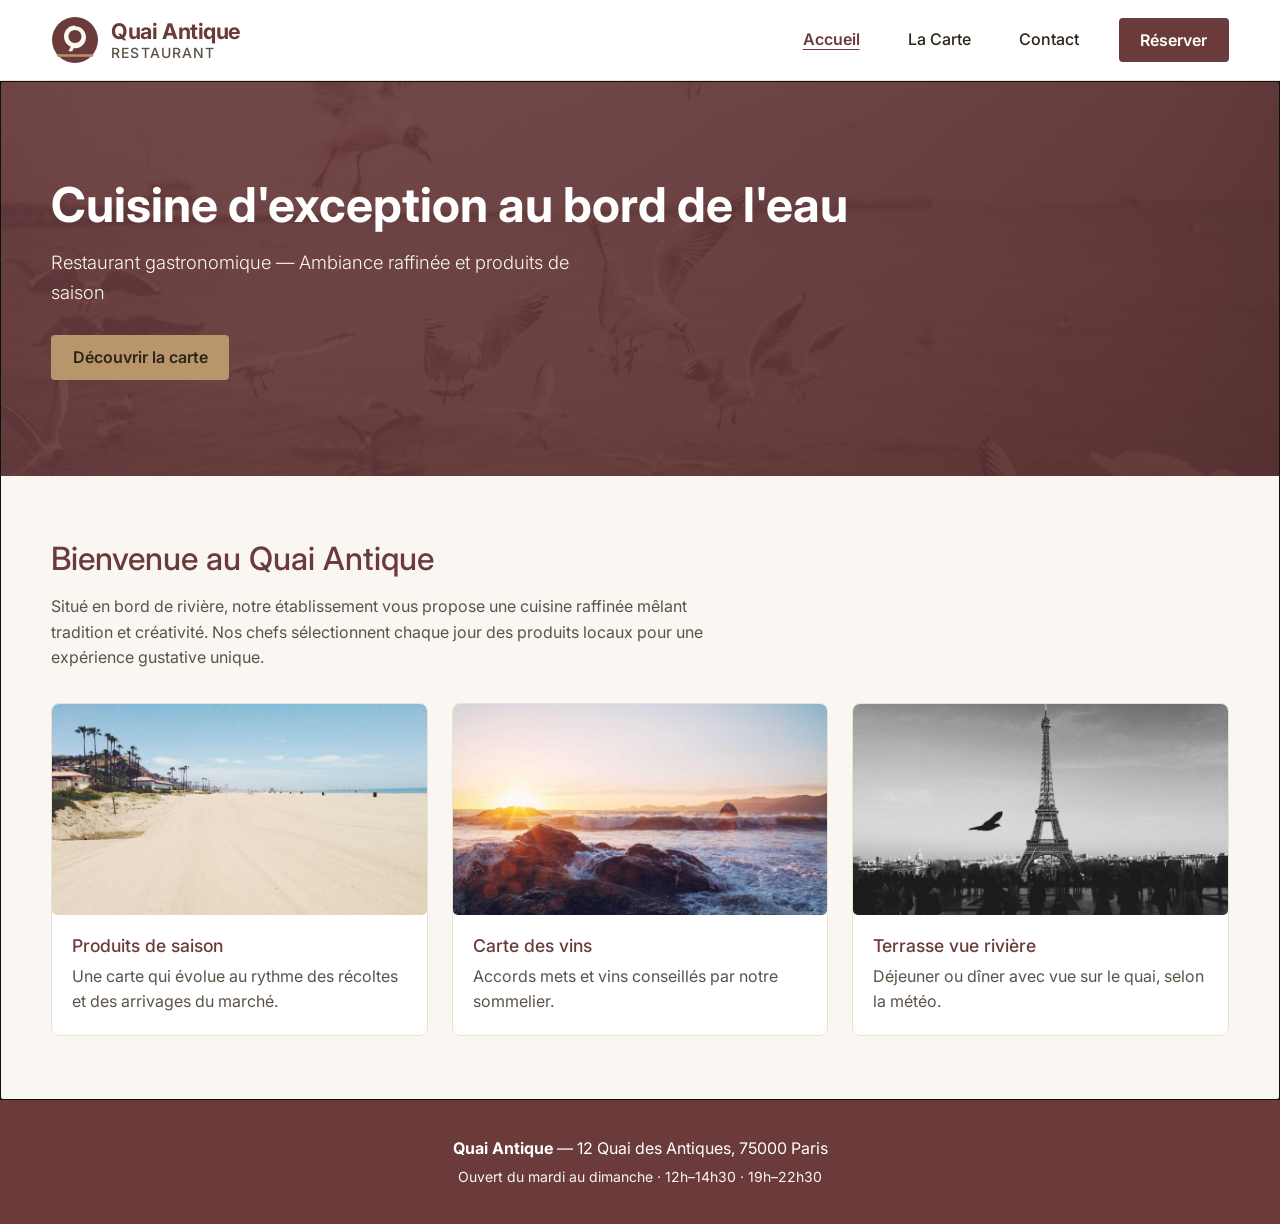
<file: index.html>
<!DOCTYPE html>
<html lang="fr">
<head>
  <meta charset="UTF-8" />
  <meta name="viewport" content="width=device-width, initial-scale=1" />
  <meta name="description" content="Quai Antique — Restaurant gastronomique au bord de l'eau. Cuisine raffinée et produits de saison." />
  <title>Quai Antique — Accueil</title>
  <link rel="preconnect" href="https://fonts.googleapis.com" />
  <link rel="preconnect" href="https://fonts.gstatic.com" crossorigin />
  <link href="https://fonts.googleapis.com/css2?family=Inter:wght@400;500;600;700&display=swap" rel="stylesheet" />
  <link href="https://cdn.jsdelivr.net/npm/bootstrap@5.3.3/dist/css/bootstrap.min.css" rel="stylesheet" integrity="sha384-QWTKZyjpPEjISv5WaRU9OFeRpok6YctnYmDr5pNlyT2bRjXh0JMhjY6hW+ALEwIH" crossorigin="anonymous" />
  <link rel="stylesheet" href="css/styles.css" />
  <link rel="icon" href="images/logo-icon.svg" type="image/svg+xml" />
</head>
<body>
  <a class="skip-link" href="#contenu">Aller au contenu principal</a>

  <header class="site-header">
    <nav class="navbar navbar-expand-lg" aria-label="Navigation principale">
      <div class="header-inner">
        <a class="logo" href="#/" data-route="/">
          <img src="images/logo-icon.svg" alt="" class="logo-mark" width="48" height="48" />
          <span class="logo-text">
            Quai Antique
            <span>Restaurant</span>
          </span>
        </a>

        <div class="header-end">
          <div class="header-nav d-none d-lg-flex">
            <ul class="navbar-nav nav-main">
              <li class="nav-item"><a class="nav-link" href="#/" data-route="/">Accueil</a></li>
              <li class="nav-item"><a class="nav-link" href="#/carte" data-route="/carte">La Carte</a></li>
              <li class="nav-item"><a class="nav-link" href="#/contact" data-route="/contact">Contact</a></li>
            </ul>
            <a class="btn btn-primary" href="#/contact" data-route="/contact">Réserver</a>
          </div>

          <button
            class="navbar-toggler d-lg-none"
            type="button"
            data-bs-toggle="offcanvas"
            data-bs-target="#menuLateral"
            aria-controls="menuLateral"
            aria-label="Ouvrir le menu"
          >
            <span class="navbar-toggler-icon"></span>
          </button>
        </div>
      </div>
    </nav>

    <div class="offcanvas offcanvas-start menu-lateral" tabindex="-1" id="menuLateral" aria-labelledby="menuLateralLabel">
      <div class="offcanvas-header">
        <h2 class="offcanvas-title" id="menuLateralLabel">Navigation</h2>
        <button type="button" class="btn-close" data-bs-dismiss="offcanvas" aria-label="Fermer le menu"></button>
      </div>
      <div class="offcanvas-body">
        <nav class="nav flex-column menu-lateral-nav" aria-label="Menu mobile">
          <a class="nav-link" href="#/" data-route="/">Accueil</a>
          <a class="nav-link" href="#/carte" data-route="/carte">La Carte</a>
          <a class="nav-link" href="#/contact" data-route="/contact">Contact</a>
          <a class="nav-link" href="#/contact" data-route="/contact">Réserver une table</a>
        </nav>
      </div>
    </div>
  </header>

  <main id="contenu" tabindex="-1"></main>

  <footer class="site-footer" id="site-footer">
    <div id="footer-content"></div>
  </footer>

  <script src="https://cdn.jsdelivr.net/npm/bootstrap@5.3.3/dist/js/bootstrap.bundle.min.js" integrity="sha384-YvpcrYf0tY3lHB60NNkmXc5s9fDVZLESaAA55NDzOxhy9GkcIdslK1eN7N6jIeHz" crossorigin="anonymous"></script>
  <script src="js/menu.js?v=2"></script>
  <script src="js/router.js?v=2"></script>
</body>
</html>
</file>
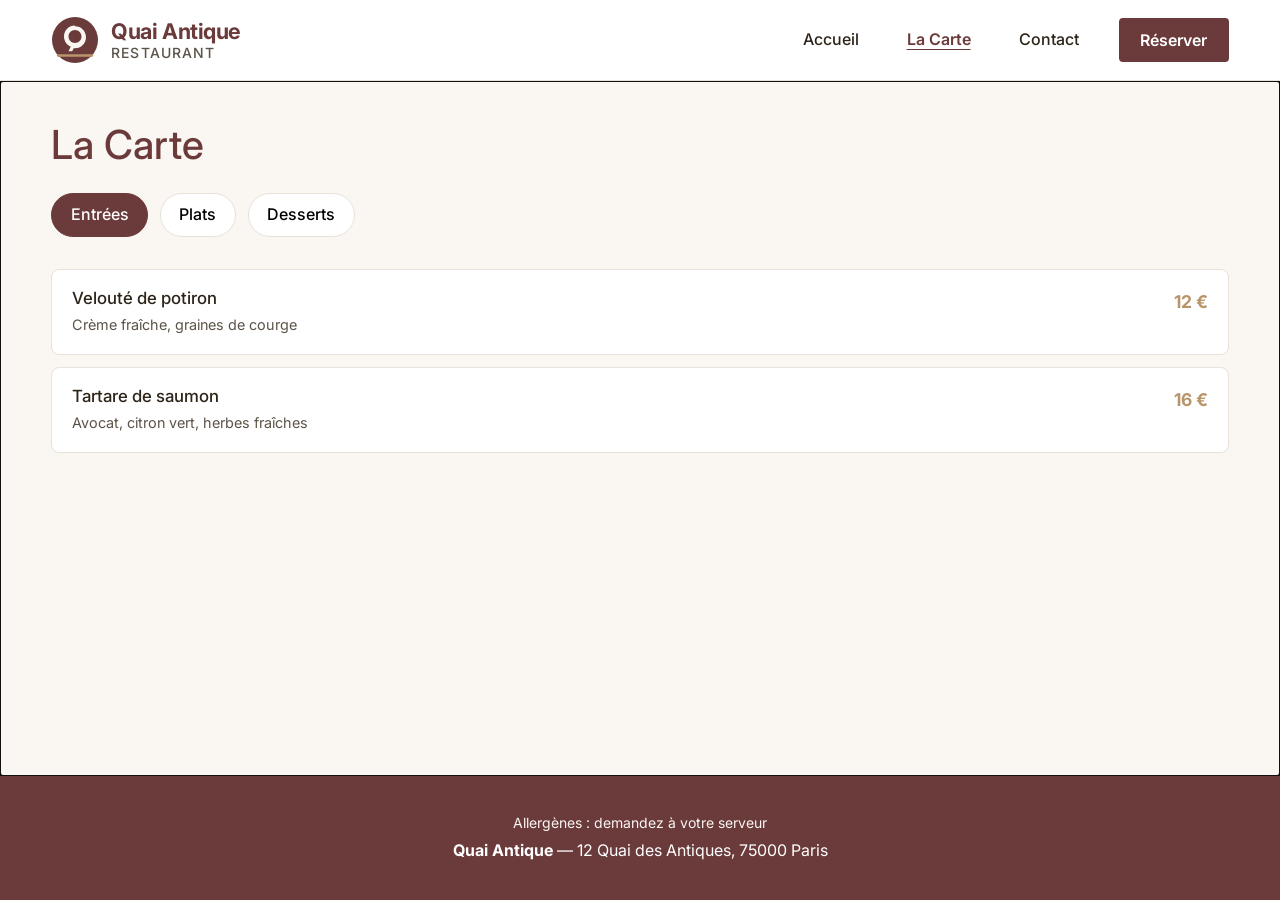
<file: carte.html>
<!DOCTYPE html>
<html lang="fr">
<head>
  <meta charset="UTF-8" />
  <meta http-equiv="refresh" content="0; url=index.html#/carte" />
  <title>Redirection — La Carte</title>
  <script>window.location.replace("index.html#/carte");</script>
</head>
<body>
  <p>Redirection vers <a href="index.html#/carte">La Carte</a>…</p>
</body>
</html>
</file>
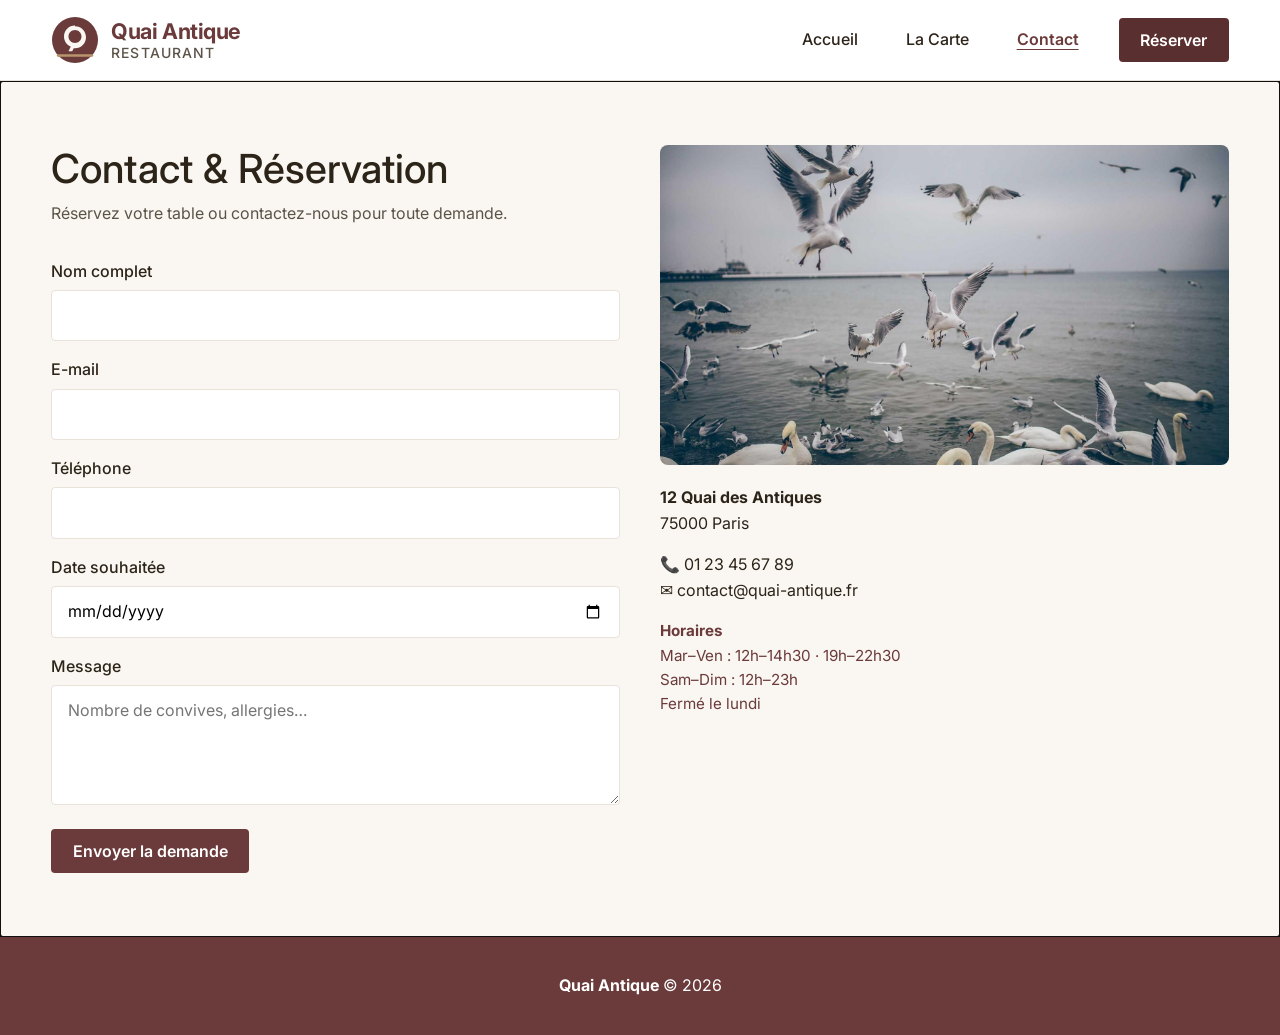
<file: contact.html>
<!DOCTYPE html>
<html lang="fr">
<head>
  <meta charset="UTF-8" />
  <meta http-equiv="refresh" content="0; url=index.html#/contact" />
  <title>Redirection — Contact</title>
  <script>window.location.replace("index.html#/contact");</script>
</head>
<body>
  <p>Redirection vers <a href="index.html#/contact">Contact</a>…</p>
</body>
</html>
</file>
<file: css/styles.css>
/* Quai Antique — Front-end statique (fil rouge Studi) */
:root {
  --burgundy: #6b3a3a;
  --burgundy-dark: #5a2f2f;
  --cream: #faf7f2;
  --gold: #b8956b;
  --text: #2d2419;
  --text-muted: #5c5348;
  --white: #ffffff;
  --border: #e8e2d9;
  --focus: #c2410c;
  --font: "Inter", system-ui, -apple-system, "Segoe UI", sans-serif;
  --max: 1440px;
  --pad: clamp(1.25rem, 4vw, 4rem);
}

*,
*::before,
*::after {
  box-sizing: border-box;
}

html {
  scroll-behavior: smooth;
  height: 100%;
}

body {
  margin: 0;
  min-height: 100%;
  min-height: 100dvh;
  display: flex;
  flex-direction: column;
  font-family: var(--font);
  font-size: 1rem;
  line-height: 1.6;
  color: var(--text);
  background: var(--cream);
}

main {
  flex: 1 0 auto;
}

img {
  max-width: 100%;
  height: auto;
  display: block;
}

a {
  color: inherit;
  text-decoration: none;
}

a:focus-visible,
button:focus-visible,
input:focus-visible,
textarea:focus-visible {
  outline: 3px solid var(--focus);
  outline-offset: 2px;
}

.skip-link {
  position: absolute;
  left: -9999px;
  top: 0;
  background: var(--burgundy);
  color: var(--white);
  padding: 0.75rem 1rem;
  z-index: 100;
}

.skip-link:focus {
  left: 0;
}

/* Header */
.site-header {
  background: var(--white);
  border-bottom: 1px solid var(--border);
  position: sticky;
  top: 0;
  z-index: 50;
}

.header-inner {
  max-width: var(--max);
  width: 100%;
  margin: 0 auto;
  padding: 1rem var(--pad);
  display: flex;
  align-items: center;
  justify-content: space-between;
  gap: 1.5rem;
}

.header-end {
  display: flex;
  align-items: center;
  margin-left: auto;
  flex-shrink: 0;
}

.header-nav {
  align-items: center;
  gap: 2rem;
}

.header-nav .nav-main {
  flex-direction: row;
  align-items: center;
  gap: 2rem;
  margin: 0;
}

.logo {
  display: inline-flex;
  align-items: center;
  gap: 0.75rem;
  flex-shrink: 0;
}

.logo-mark {
  width: 48px;
  height: 48px;
  flex-shrink: 0;
}

.logo-text {
  font-size: 1.35rem;
  font-weight: 700;
  color: var(--burgundy);
  letter-spacing: -0.02em;
  line-height: 1.2;
}

.logo-text span {
  display: block;
  font-size: 0.875rem;
  font-weight: 500;
  color: var(--text-muted);
  letter-spacing: 0.08em;
  text-transform: uppercase;
}

@media (max-width: 480px) {
  .logo-text {
    font-size: 1.1rem;
  }

  .logo-text span {
    font-size: 0.75rem;
  }

  .logo-mark {
    width: 40px;
    height: 40px;
  }
}

.site-header .navbar {
  padding: 0;
  width: 100%;
}

.nav-main .nav-link {
  font-weight: 500;
  font-size: 1rem;
  color: var(--text);
}

.nav-main .nav-link:hover,
.nav-main .nav-link.active,
.nav-main .nav-link[aria-current="page"] {
  color: var(--burgundy);
}

.nav-main .nav-link.active,
.nav-main .nav-link[aria-current="page"] {
  font-weight: 600;
  text-decoration: underline;
  text-underline-offset: 4px;
}

.btn {
  display: inline-flex;
  align-items: center;
  justify-content: center;
  padding: 0.65rem 1.35rem;
  border-radius: 4px;
  font-weight: 600;
  font-size: 1rem;
  border: none;
  cursor: pointer;
  min-height: 44px;
  transition: background 0.2s, transform 0.15s;
}

.btn-primary {
  --bs-btn-color: var(--white);
  --bs-btn-bg: var(--burgundy);
  --bs-btn-border-color: var(--burgundy);
  --bs-btn-hover-color: var(--white);
  --bs-btn-hover-bg: var(--burgundy-dark);
  --bs-btn-hover-border-color: var(--burgundy-dark);
  --bs-btn-active-color: var(--white);
  --bs-btn-active-bg: var(--burgundy-dark);
  --bs-btn-active-border-color: var(--burgundy-dark);
  --bs-btn-focus-shadow-rgb: 107, 58, 58;
  background-color: var(--burgundy);
  border-color: var(--burgundy);
  color: var(--white);
}

.btn-primary:hover {
  background-color: var(--burgundy-dark);
  border-color: var(--burgundy-dark);
  color: var(--white);
}

.btn-gold {
  background: var(--gold);
  color: var(--text);
}

.btn-gold:hover {
  filter: brightness(1.05);
}

/* Menu latéral mobile — Bootstrap offcanvas */
.menu-lateral {
  width: min(85vw, 320px);
  background: var(--cream);
  border-right: 1px solid var(--border);
}

.menu-lateral .offcanvas-header {
  background: var(--burgundy);
  color: var(--white);
}

.menu-lateral .offcanvas-title {
  font-size: 1.1rem;
  font-weight: 600;
}

.menu-lateral .btn-close {
  filter: invert(1);
}

.menu-lateral-nav .nav-link {
  padding: 0.85rem 0;
  font-weight: 500;
  font-size: 1.05rem;
  color: var(--text);
  border-bottom: 1px solid var(--border);
}

.menu-lateral-nav .nav-link:hover,
.menu-lateral-nav .nav-link.active,
.menu-lateral-nav .nav-link[aria-current="page"] {
  color: var(--burgundy);
}

.navbar-toggler {
  border-color: var(--border);
  padding: 0.5rem 0.65rem;
}

.navbar-toggler:focus {
  box-shadow: 0 0 0 3px var(--focus);
}

/* Hero */
.hero {
  background:
    linear-gradient(135deg, rgba(107, 58, 58, 0.88) 0%, rgba(90, 47, 47, 0.92) 100%),
    url("../images/hero.jpg") center / cover no-repeat;
  color: var(--white);
  padding: clamp(3rem, 8vw, 6rem) var(--pad);
}

.hero-inner {
  max-width: var(--max);
  margin: 0 auto;
}

.hero h1 {
  margin: 0 0 1rem;
  font-size: clamp(2rem, 5vw, 3rem);
  line-height: 1.15;
  font-weight: 700;
}

.hero .lead {
  margin: 0 0 1.75rem;
  font-size: clamp(1rem, 2vw, 1.15rem);
  color: var(--cream);
  max-width: 36rem;
}

/* Sections */
.section {
  padding: clamp(2.5rem, 6vw, 4rem) var(--pad);
}

.section-inner {
  max-width: var(--max);
  margin: 0 auto;
}

.section h2 {
  margin: 0 0 1rem;
  font-size: clamp(1.75rem, 3vw, 2rem);
  color: var(--burgundy);
}

.section-intro {
  margin: 0 0 2rem;
  max-width: 42rem;
  color: var(--text-muted);
}

/* Cards grid */
.cards {
  display: grid;
  gap: 1.5rem;
  grid-template-columns: 1fr;
}

@media (min-width: 700px) {
  .cards {
    grid-template-columns: repeat(3, 1fr);
  }
}

.card {
  background: var(--white);
  border: 1px solid var(--border);
  border-radius: 8px;
  overflow: hidden;
}

.card-img {
  aspect-ratio: 16 / 9;
  width: 100%;
  object-fit: cover;
}

.card-body {
  padding: 1.25rem;
}

.card-body h3 {
  margin: 0 0 0.5rem;
  font-size: 1.1rem;
  color: var(--burgundy);
}

.card-body p {
  margin: 0;
  font-size: 1rem;
  color: var(--text-muted);
}

/* Menu page */
.page-title {
  padding: 2.5rem var(--pad) 0;
  max-width: var(--max);
  margin: 0 auto;
}

.page-title h1 {
  margin: 0;
  font-size: clamp(2rem, 4vw, 2.5rem);
  color: var(--burgundy);
}

.section-menu {
  padding-top: 0;
}

.tabs {
  display: flex;
  flex-wrap: wrap;
  gap: 0.75rem;
  margin: 1.5rem 0 2rem;
}

.tab {
  padding: 0.5rem 1.15rem;
  border-radius: 999px;
  border: 1px solid var(--border);
  background: var(--white);
  font-weight: 500;
  font-size: 1rem;
  cursor: pointer;
  min-height: 44px;
}

.tab.is-active,
.tab:hover {
  background: var(--burgundy);
  color: var(--white);
  border-color: var(--burgundy);
}

.menu-list {
  display: flex;
  flex-direction: column;
  gap: 0.75rem;
}

.menu-item {
  display: flex;
  justify-content: space-between;
  align-items: flex-start;
  gap: 1rem;
  padding: 1.15rem 1.25rem;
  background: var(--white);
  border: 1px solid var(--border);
  border-radius: 8px;
}

.menu-item h3 {
  margin: 0 0 0.25rem;
  font-size: 1.05rem;
}

.menu-item p {
  margin: 0;
  font-size: 0.9rem;
  color: var(--text-muted);
}

.menu-item .price {
  font-weight: 700;
  font-size: 1.1rem;
  color: var(--gold);
  white-space: nowrap;
}

.menu-status {
  padding: 2rem;
  text-align: center;
  color: var(--text-muted);
}

#menu-status[hidden] {
  display: none !important;
}

.menu-error {
  color: #8b2e2e;
  background: #fdeaea;
  padding: 1rem;
  border-radius: 8px;
}

/* Contact */
.contact-grid {
  display: grid;
  gap: 2.5rem;
}

@media (min-width: 900px) {
  .contact-grid {
    grid-template-columns: 1fr 1fr;
    align-items: start;
  }
}

.form-group {
  margin-bottom: 1rem;
}

.form-group label {
  display: block;
  margin-bottom: 0.35rem;
  font-weight: 500;
  font-size: 1rem;
}

.form-group input,
.form-group textarea {
  width: 100%;
  padding: 0.75rem 1rem;
  border: 1px solid var(--border);
  border-radius: 4px;
  font: inherit;
  background: var(--white);
}

.form-group textarea {
  min-height: 120px;
  resize: vertical;
}

.info-panel .map-placeholder {
  aspect-ratio: 16 / 9;
  width: 100%;
  object-fit: cover;
  border-radius: 8px;
  margin-bottom: 1.25rem;
}

.info-panel address {
  font-style: normal;
  margin-bottom: 1rem;
}

.info-panel .hours {
  font-size: 0.95rem;
  color: var(--burgundy);
}

/* Footer */
.site-footer {
  flex-shrink: 0;
  margin-top: auto;
  background: var(--burgundy);
  color: var(--white);
  padding: 2rem var(--pad);
  text-align: center;
}

.site-footer p {
  margin: 0.25rem 0;
}

.site-footer .muted {
  color: var(--cream);
  font-size: 0.875rem;
}

.visually-hidden {
  position: absolute;
  width: 1px;
  height: 1px;
  padding: 0;
  margin: -1px;
  overflow: hidden;
  clip: rect(0, 0, 0, 0);
  white-space: nowrap;
  border: 0;
}
</file>
